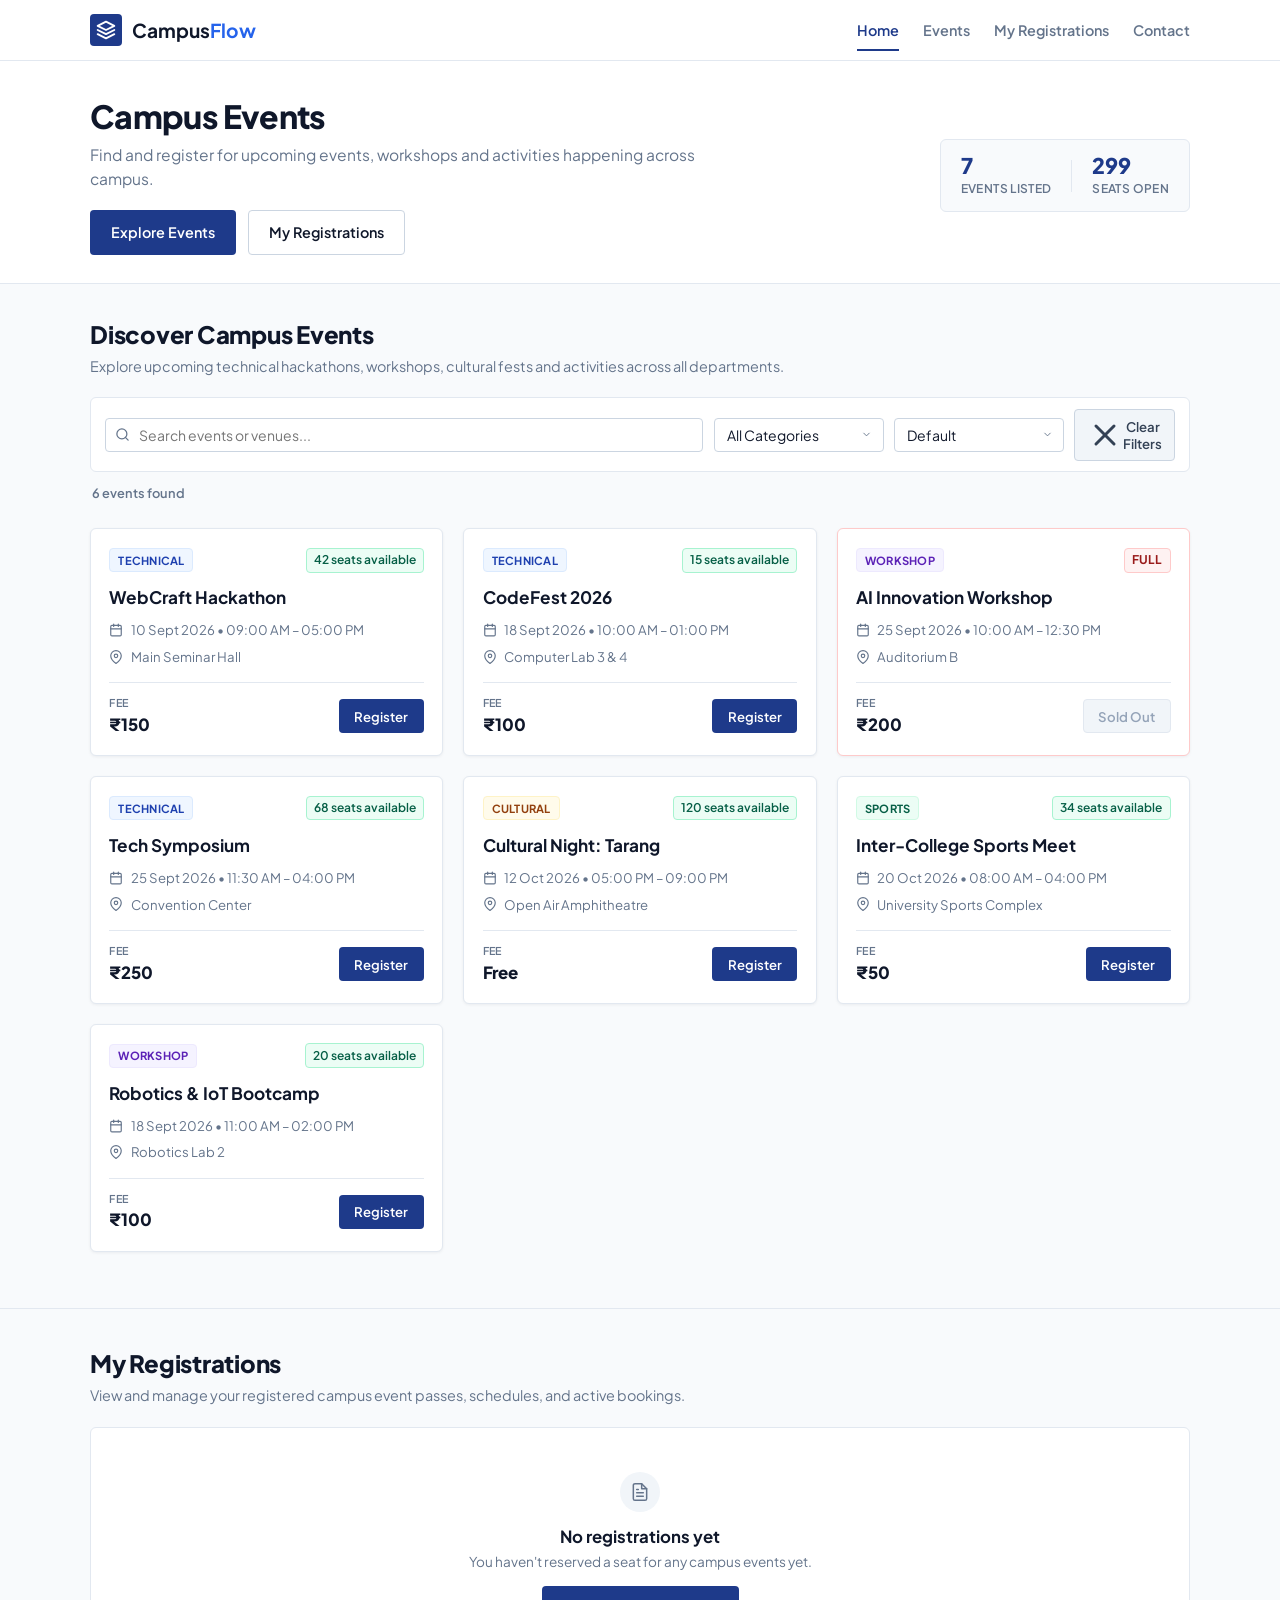
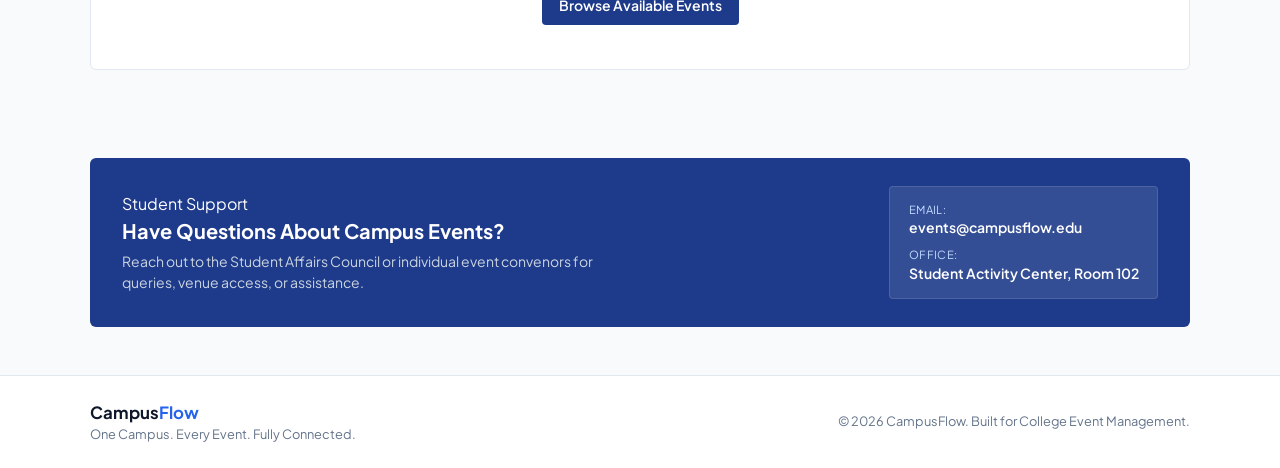
<file: index.html>
<!DOCTYPE html>
<html lang="en">
<head>
    <meta charset="UTF-8">
    <meta name="viewport" content="width=device-width, initial-scale=1.0">
    <title>CampusFlow — College Event Management Portal</title>
    <meta name="description" content="Discover campus events, reserve your seat, and keep track of everything happening on campus.">
    
    <!-- Google Fonts -->
    <link rel="preconnect" href="https://fonts.googleapis.com">
    <link rel="preconnect" href="https://fonts.gstatic.com" crossorigin>
    <link href="https://fonts.googleapis.com/css2?family=Plus+Jakarta+Sans:wght@400;500;600;700;800&display=swap" rel="stylesheet">
    
    <!-- Stylesheet -->
    <link rel="stylesheet" href="css/style.css?v=2">
</head>
<body>

    <!-- Header & Navigation -->
    <header class="site-header">
        <div class="container header-container">
            <a href="#home" class="brand-logo" id="brand-logo">
                <div class="brand-icon">
                    <svg viewBox="0 0 24 24" fill="none" stroke="currentColor" stroke-width="2.2" stroke-linecap="round" stroke-linejoin="round">
                        <polygon points="12 2 2 7 12 12 22 7 12 2"></polygon>
                        <polyline points="2 17 12 22 22 17"></polyline>
                        <polyline points="2 12 12 17 22 12"></polyline>
                    </svg>
                </div>
                <span class="brand-name">Campus<span class="brand-accent">Flow</span></span>
            </a>

            <!-- Mobile Hamburger Toggle -->
            <button class="mobile-menu-toggle" id="mobile-menu-toggle" aria-label="Toggle Navigation Menu" aria-expanded="false">
                <span class="hamburger-line"></span>
                <span class="hamburger-line"></span>
                <span class="hamburger-line"></span>
            </button>

            <!-- Navigation Links -->
            <nav class="site-nav">
                <ul class="nav-links" id="nav-links">
                    <li><a href="#home" class="nav-link active">Home</a></li>
                    <li><a href="#events" class="nav-link">Events</a></li>
                    <li><a href="#my-registrations" class="nav-link">My Registrations</a></li>
                    <li><a href="#contact" class="nav-link">Contact</a></li>
                </ul>
            </nav>
        </div>
    </header>

    <!-- Main Content -->
    <main>
        <!-- Hero Section (Compact & Practical) -->
        <section class="hero-section" id="home">
            <div class="container hero-container">
                <div class="hero-main">
                    <h1 class="hero-title">Campus Events</h1>
                    <p class="hero-subtitle">
                        Find and register for upcoming events, workshops and activities happening across campus.
                    </p>
                    <div class="hero-cta-group">
                        <a href="#events" class="btn btn-hero-primary" id="btn-explore-events">
                            Explore Events
                        </a>
                        <a href="#my-registrations" class="btn btn-hero-secondary" id="btn-my-registrations">
                            My Registrations
                        </a>
                    </div>
                </div>

                <!-- Compact Information Summary (Keeps stats IDs for JS updates) -->
                <div class="hero-meta-summary">
                    <div class="summary-metric">
                        <span class="metric-val" id="stat-total-events">6</span>
                        <span class="metric-lbl">Events Listed</span>
                    </div>
                    <div class="summary-divider"></div>
                    <div class="summary-metric">
                        <span class="metric-val" id="stat-available-seats">279</span>
                        <span class="metric-lbl">Seats Open</span>
                    </div>
                    <span id="stat-total-registrations" style="display: none;">0</span>
                </div>
            </div>
        </section>

        <!-- Event Discovery Section -->
        <section class="events-section" id="events">
            <div class="container">
                <div class="section-header">
                    <h2 class="section-title">Discover Campus Events</h2>
                    <p class="section-subtitle">
                        Explore upcoming technical hackathons, workshops, cultural fests and activities across all departments.
                    </p>
                </div>

                <!-- Event Discovery Controls (Search, Filter, Sort, Clear) -->
                <div class="events-controls-wrapper">
                    <div class="events-controls">
                        <!-- Search Input -->
                        <div class="control-group search-group">
                            <svg class="search-icon" viewBox="0 0 24 24" fill="none" stroke="currentColor" stroke-width="2" stroke-linecap="round" stroke-linejoin="round">
                                <circle cx="11" cy="11" r="8"></circle>
                                <line x1="21" y1="21" x2="16.65" y2="16.65"></line>
                            </svg>
                            <input 
                                type="text" 
                                id="search-input" 
                                class="control-input" 
                                placeholder="Search events or venues..." 
                                aria-label="Search events or venues"
                                autocomplete="off"
                            >
                        </div>

                        <!-- Category Filter -->
                        <div class="control-group filter-group">
                            <select id="category-filter" class="control-select" aria-label="Filter events by category">
                                <option value="all">All Categories</option>
                                <option value="Technical">Technical</option>
                                <option value="Workshop">Workshop</option>
                                <option value="Cultural">Cultural</option>
                                <option value="Sports">Sports</option>
                            </select>
                        </div>

                        <!-- Sort Dropdown -->
                        <div class="control-group sort-group">
                            <select id="sort-select" class="control-select" aria-label="Sort events">
                                <option value="default">Default</option>
                                <option value="date">Date (Earliest)</option>
                                <option value="fee">Fee (Lowest)</option>
                                <option value="seats">Available Seats (Highest)</option>
                            </select>
                        </div>

                        <!-- Clear Filters Button -->
                        <div class="control-group clear-group">
                            <button type="button" id="btn-clear-filters" class="btn btn-clear-filters" aria-label="Clear all filters">
                                <svg class="clear-icon" viewBox="0 0 24 24" fill="none" stroke="currentColor" stroke-width="2" stroke-linecap="round" stroke-linejoin="round">
                                    <line x1="18" y1="6" x2="6" y2="18"></line>
                                    <line x1="6" y1="6" x2="18" y2="18"></line>
                                </svg>
                                Clear Filters
                            </button>
                        </div>
                    </div>

                    <!-- Result Count Feedback -->
                    <div class="events-results-meta">
                        <span id="events-count-badge" class="results-count">6 events found</span>
                    </div>
                </div>

                <!-- Dynamically rendered event cards -->
                <div class="events-grid" id="events-grid">
                    <!-- JavaScript dynamically inserts cards here -->
                </div>
            </div>
        </section>

        <!-- My Registrations Section (Phase 5) -->
        <section class="registrations-section" id="my-registrations">
            <div class="container">
                <div class="section-header">
                    <h2 class="section-title">My Registrations</h2>
                    <p class="section-subtitle">
                        View and manage your registered campus event passes, schedules, and active bookings.
                    </p>
                </div>

                <!-- Registrations Container (Dynamically populated) -->
                <div id="my-registrations-container">
                    <!-- JavaScript dynamically inserts cards or empty state -->
                </div>
            </div>
        </section>

        <!-- Contact Section -->
        <section class="contact-section" id="contact">
            <div class="container">
                <div class="contact-card">
                    <div class="contact-info">
                        <span class="section-tag">Student Support</span>
                        <h3 class="contact-title">Have Questions About Campus Events?</h3>
                        <p class="contact-text">
                            Reach out to the Student Affairs Council or individual event convenors for queries, venue access, or assistance.
                        </p>
                    </div>
                    <div class="contact-details">
                        <div class="contact-item">
                            <span class="contact-label">Email:</span>
                            <span class="contact-value">events@campusflow.edu</span>
                        </div>
                        <div class="contact-item">
                            <span class="contact-label">Office:</span>
                            <span class="contact-value">Student Activity Center, Room 102</span>
                        </div>
                    </div>
                </div>
            </div>
        </section>
    </main>

    <!-- Footer -->
    <footer class="site-footer">
        <div class="container footer-container">
            <div class="footer-brand">
                <span class="brand-name">Campus<span class="brand-accent">Flow</span></span>
                <p class="footer-tagline">One Campus. Every Event. Fully Connected.</p>
            </div>
            <div class="footer-meta">
                <p class="copyright">&copy; 2026 CampusFlow. Built for College Event Management.</p>
            </div>
        </div>
    </footer>

    <!-- Registration Modal (Phase 3) -->
    <div class="modal-backdrop" id="registration-modal" role="dialog" aria-modal="true" aria-labelledby="modal-heading" aria-hidden="true">
        <div class="modal-dialog">
            <div class="modal-header">
                <div class="modal-title-wrap">
                    <span class="section-tag">Event Registration</span>
                    <h2 class="modal-title" id="modal-heading">Reserve Your Seat</h2>
                </div>
                <button type="button" class="modal-close-btn" id="modal-close-btn" aria-label="Close modal">
                    <svg viewBox="0 0 24 24" fill="none" stroke="currentColor" stroke-width="2" stroke-linecap="round" stroke-linejoin="round">
                        <line x1="18" y1="6" x2="6" y2="18"></line>
                        <line x1="6" y1="6" x2="18" y2="18"></line>
                    </svg>
                </button>
            </div>

            <div class="modal-body">
                <!-- Selected Event Summary Box -->
                <div class="modal-event-summary">
                    <div class="modal-event-top">
                        <span class="category-badge" id="modal-event-category">Category</span>
                        <span class="seat-badge seat-badge--available" id="modal-event-seats">Seats</span>
                    </div>
                    <h3 class="modal-event-name" id="modal-event-name">Event Name</h3>
                    <div class="modal-event-meta">
                        <div class="modal-meta-item">
                            <svg class="meta-icon" viewBox="0 0 24 24" fill="none" stroke="currentColor" stroke-width="2" stroke-linecap="round" stroke-linejoin="round">
                                <rect x="3" y="4" width="18" height="18" rx="2" ry="2"></rect>
                                <line x1="16" y1="2" x2="16" y2="6"></line>
                                <line x1="8" y1="2" x2="8" y2="6"></line>
                                <line x1="3" y1="10" x2="21" y2="10"></line>
                            </svg>
                            <span id="modal-event-date">Date</span>
                        </div>
                        <div class="modal-meta-item">
                            <svg class="meta-icon" viewBox="0 0 24 24" fill="none" stroke="currentColor" stroke-width="2" stroke-linecap="round" stroke-linejoin="round">
                                <path d="M21 10c0 7-9 13-9 13s-9-6-9-13a9 9 0 0 1 18 0z"></path>
                                <circle cx="12" cy="10" r="3"></circle>
                            </svg>
                            <span id="modal-event-venue">Venue</span>
                        </div>
                        <div class="modal-meta-item">
                            <span class="meta-fee-label">Fee:</span>
                            <strong id="modal-event-fee">₹0</strong>
                        </div>
                    </div>
                </div>

                <!-- Form View -->
                <div id="registration-form-view">
                    <div class="form-general-alert" id="form-general-alert" role="alert" style="display: none;"></div>

                    <form id="registration-form" novalidate>
                        <input type="hidden" id="reg-event-id" name="eventId" value="">

                        <!-- Student Name -->
                        <div class="form-group">
                            <label for="reg-student-name" class="form-label">
                                Student Name <span class="required-indicator">*</span>
                            </label>
                            <input 
                                type="text" 
                                id="reg-student-name" 
                                class="form-input" 
                                placeholder="e.g. Alex Johnson" 
                                autocomplete="name"
                                required
                            >
                            <div class="field-error" id="error-student-name" role="alert"></div>
                        </div>

                        <!-- Register Number -->
                        <div class="form-group">
                            <label for="reg-register-number" class="form-label">
                                Register Number <span class="required-indicator">*</span>
                            </label>
                            <input 
                                type="text" 
                                id="reg-register-number" 
                                class="form-input" 
                                placeholder="e.g. 23CSE001" 
                                autocomplete="off"
                                required
                            >
                            <div class="field-error" id="error-register-number" role="alert"></div>
                        </div>

                        <!-- Email -->
                        <div class="form-group">
                            <label for="reg-email" class="form-label">
                                Email Address <span class="required-indicator">*</span>
                            </label>
                            <input 
                                type="email" 
                                id="reg-email" 
                                class="form-input" 
                                placeholder="student@example.com" 
                                autocomplete="email"
                                required
                            >
                            <div class="field-error" id="error-email" role="alert"></div>
                        </div>

                        <!-- Phone Number -->
                        <div class="form-group">
                            <label for="reg-phone" class="form-label">
                                Phone Number <span class="required-indicator">*</span>
                            </label>
                            <input 
                                type="tel" 
                                id="reg-phone" 
                                class="form-input" 
                                placeholder="10-digit mobile number" 
                                maxlength="10" 
                                autocomplete="tel"
                                required
                            >
                            <div class="field-error" id="error-phone" role="alert"></div>
                        </div>

                        <!-- Form Action Buttons -->
                        <div class="modal-form-actions">
                            <button type="submit" class="btn btn-primary btn-modal-submit" id="btn-submit-registration">
                                Register Now
                            </button>
                            <button type="button" class="btn btn-secondary btn-modal-cancel" id="modal-cancel-btn">
                                Cancel
                            </button>
                        </div>
                    </form>
                </div>

                <!-- Success View -->
                <div id="registration-success-view" class="registration-success-view" style="display: none;">
                    <div class="success-icon-wrap">
                        <svg viewBox="0 0 24 24" fill="none" stroke="currentColor" stroke-width="2.5" stroke-linecap="round" stroke-linejoin="round">
                            <polyline points="20 6 9 17 4 12"></polyline>
                        </svg>
                    </div>

                    <h3 class="success-heading">Registration Successful!</h3>
                    <p class="success-message">You have successfully reserved your seat for this event.</p>

                    <div class="success-pass-card">
                        <div class="pass-header">
                            <span class="pass-label">Registration ID</span>
                            <span class="pass-id" id="success-registration-id">REG001</span>
                        </div>
                        <div class="pass-details">
                            <div class="pass-item">
                                <span class="pass-item-label">Student Name</span>
                                <span class="pass-item-val" id="success-student-name">Alex Johnson</span>
                            </div>
                            <div class="pass-item">
                                <span class="pass-item-label">Register Number</span>
                                <span class="pass-item-val" id="success-register-number">23CSE001</span>
                            </div>
                            <div class="pass-item">
                                <span class="pass-item-label">Event</span>
                                <span class="pass-item-val" id="success-event-name">WebCraft Hackathon</span>
                            </div>
                            <div class="pass-item">
                                <span class="pass-item-label">Status</span>
                                <span class="status-badge status-badge-success">Registered</span>
                            </div>
                        </div>
                    </div>

                    <div class="modal-form-actions">
                        <button type="button" class="btn btn-primary btn-modal-done" id="modal-done-btn">
                            Done
                        </button>
                    </div>
                </div>
            </div>
        </div>
    </div>

    <!-- Scripts (Loaded in dependency order) -->
    <script src="js/data.js"></script>
    <script src="js/storage.js"></script>
    <script src="js/events.js"></script>
    <script src="js/registration.js"></script>
    <script src="js/app.js"></script>
</body>
</html>
</file>
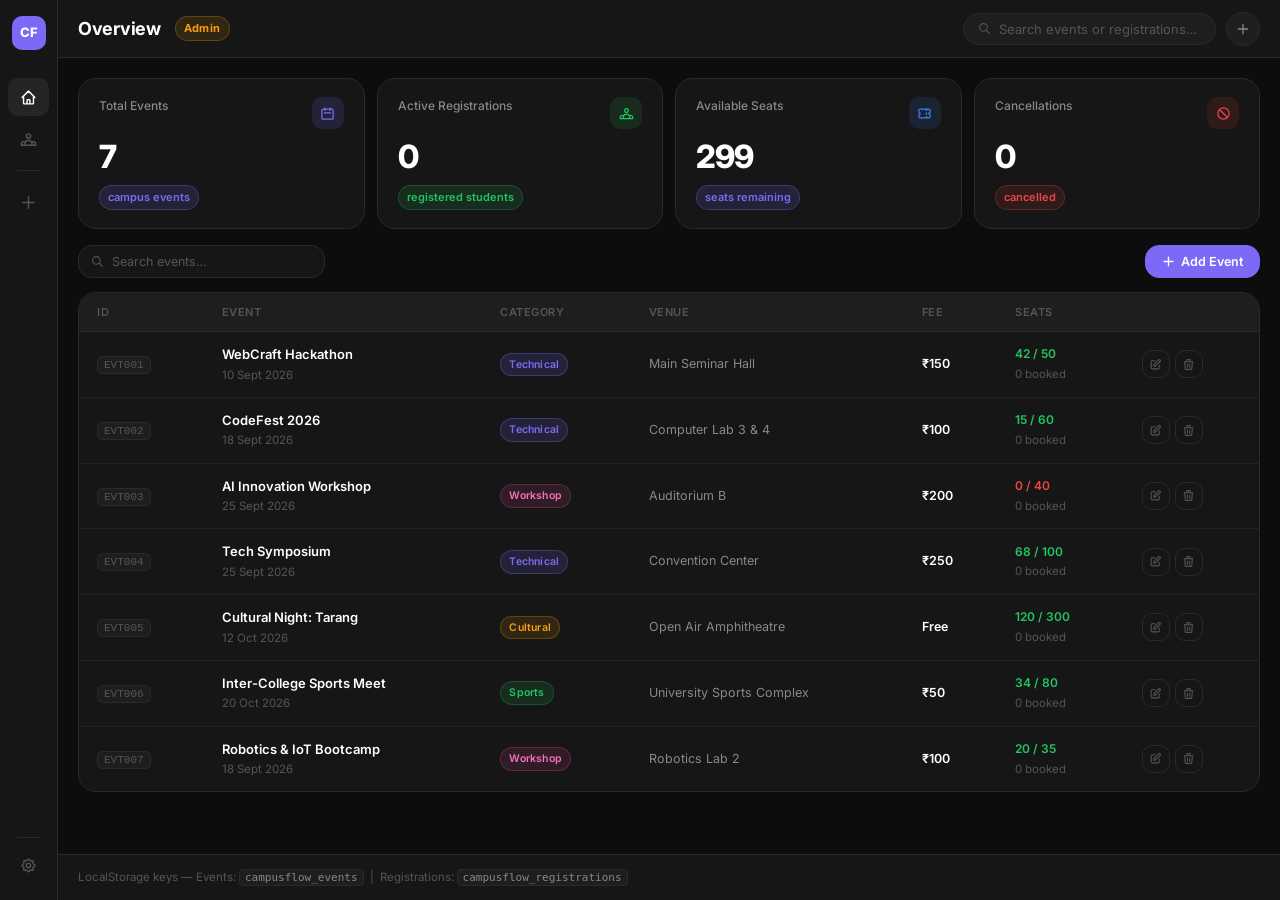
<file: admin.html>
<!DOCTYPE html>
<html lang="en">
<head>
    <meta charset="UTF-8">
    <meta name="viewport" content="width=device-width, initial-scale=1.0">
    <title>CampusFlow Admin</title>
    <meta name="description" content="CampusFlow Admin — Manage campus events and student registrations.">
    <link rel="stylesheet" href="css/admin.css">
</head>
<body>

    <!-- ── LEFT SIDEBAR ──────────────────────────────── -->
    <aside class="sidebar">
        <div class="sidebar-logo">CF</div>

        <nav class="sidebar-nav">
            <button class="sidebar-btn active" title="Dashboard" onclick="switchAdminTab('dashboard')">
                <svg width="17" height="17" fill="none" stroke="currentColor" viewBox="0 0 24 24" stroke-width="2">
                    <path stroke-linecap="round" stroke-linejoin="round" d="M3 12l2-2m0 0l7-7 7 7M5 10v10a1 1 0 001 1h3m10-11l2 2m-2-2v10a1 1 0 01-1 1h-3m-6 0a1 1 0 001-1v-4a1 1 0 011-1h2a1 1 0 011 1v4a1 1 0 001 1m-6 0h6"/>
                </svg>
            </button>

            <button class="sidebar-btn" title="Registrations" onclick="switchAdminTab('registrations')">
                <svg width="17" height="17" fill="none" stroke="currentColor" viewBox="0 0 24 24" stroke-width="2">
                    <path stroke-linecap="round" stroke-linejoin="round" d="M17 20h5v-2a3 3 0 00-5.356-1.857M17 20H7m10 0v-2c0-.656-.126-1.283-.356-1.857M7 20H2v-2a3 3 0 015.356-1.857M7 20v-2c0-.656.126-1.283.356-1.857m0 0a5.002 5.002 0 019.288 0M15 7a3 3 0 11-6 0 3 3 0 016 0z"/>
                </svg>
            </button>

            <div class="sidebar-divider"></div>

            <button class="sidebar-btn" title="Add Event" onclick="openAddEventModal()">
                <svg width="17" height="17" fill="none" stroke="currentColor" viewBox="0 0 24 24" stroke-width="2">
                    <path stroke-linecap="round" stroke-linejoin="round" d="M12 4v16m8-8H4"/>
                </svg>
            </button>
        </nav>

        <div class="sidebar-bottom">
            <div class="sidebar-divider" style="margin-bottom: 8px;"></div>
            <button class="sidebar-btn" title="Settings" style="margin: 0 auto;">
                <svg width="17" height="17" fill="none" stroke="currentColor" viewBox="0 0 24 24" stroke-width="2">
                    <path stroke-linecap="round" stroke-linejoin="round" d="M10.325 4.317c.426-1.756 2.924-1.756 3.35 0a1.724 1.724 0 002.573 1.066c1.543-.94 3.31.826 2.37 2.37a1.724 1.724 0 001.065 2.572c1.756.426 1.756 2.924 0 3.35a1.724 1.724 0 00-1.066 2.573c.94 1.543-.826 3.31-2.37 2.37a1.724 1.724 0 00-2.572 1.065c-.426 1.756-2.924 1.756-3.35 0a1.724 1.724 0 00-2.573-1.066c-1.543.94-3.31-.826-2.37-2.37a1.724 1.724 0 00-1.065-2.572c-1.756-.426-1.756-2.924 0-3.35a1.724 1.724 0 001.066-2.573c-.94-1.543.826-3.31 2.37-2.37.996.608 2.296.07 2.572-1.065z"/>
                    <path stroke-linecap="round" stroke-linejoin="round" d="M15 12a3 3 0 11-6 0 3 3 0 016 0z"/>
                </svg>
            </button>
        </div>
    </aside>

    <!-- ── MAIN WRAPPER ───────────────────────────────── -->
    <div class="admin-wrapper">

        <!-- TOPBAR -->
        <header class="topbar">
            <div class="topbar-left">
                <h1 class="topbar-title" id="topbarTitle">Overview</h1>
                <span class="admin-badge">Admin</span>
            </div>

            <div class="topbar-right">
                <div class="search-pill">
                    <svg width="13" height="13" fill="none" stroke="currentColor" viewBox="0 0 24 24" stroke-width="2">
                        <path stroke-linecap="round" stroke-linejoin="round" d="M21 21l-6-6m2-5a7 7 0 11-14 0 7 7 0 0114 0z"/>
                    </svg>
                    <input type="text" id="globalSearch" placeholder="Search events or registrations…">
                </div>

                <button class="icon-btn" title="Add event" onclick="openAddEventModal()">
                    <svg width="14" height="14" fill="none" stroke="currentColor" viewBox="0 0 24 24" stroke-width="2.2">
                        <path stroke-linecap="round" stroke-linejoin="round" d="M12 4v16m8-8H4"/>
                    </svg>
                </button>
            </div>
        </header>

        <!-- MAIN CONTENT -->
        <main class="admin-content">

            <!-- ─── TAB: DASHBOARD ───────────────────── -->
            <section id="tabPanel-dashboard" class="tab-panel active">

                <!-- Bento stat cards -->
                <div class="bento-grid">
                    <div class="bento-card">
                        <div style="display:flex; justify-content:space-between; align-items:flex-start;">
                            <span class="bento-card-label">Total Events</span>
                            <div class="bento-icon events">
                                <svg width="15" height="15" fill="none" stroke="currentColor" viewBox="0 0 24 24" stroke-width="2">
                                    <path stroke-linecap="round" stroke-linejoin="round" d="M8 7V3m8 4V3m-9 8h10M5 21h14a2 2 0 002-2V7a2 2 0 00-2-2H5a2 2 0 00-2 2v12a2 2 0 002 2z"/>
                                </svg>
                            </div>
                        </div>
                        <div class="bento-card-value" id="statTotalEvents">0</div>
                        <div class="bento-card-footer">
                            <span class="bento-pill purple" id="statEventsLabel">campus events</span>
                        </div>
                    </div>

                    <div class="bento-card">
                        <div style="display:flex; justify-content:space-between; align-items:flex-start;">
                            <span class="bento-card-label">Active Registrations</span>
                            <div class="bento-icon registrations">
                                <svg width="15" height="15" fill="none" stroke="currentColor" viewBox="0 0 24 24" stroke-width="2">
                                    <path stroke-linecap="round" stroke-linejoin="round" d="M17 20h5v-2a3 3 0 00-5.356-1.857M17 20H7m10 0v-2c0-.656-.126-1.283-.356-1.857M7 20H2v-2a3 3 0 015.356-1.857M7 20v-2c0-.656.126-1.283.356-1.857m0 0a5.002 5.002 0 019.288 0M15 7a3 3 0 11-6 0 3 3 0 016 0z"/>
                                </svg>
                            </div>
                        </div>
                        <div class="bento-card-value" id="statTotalRegistrations">0</div>
                        <div class="bento-card-footer">
                            <span class="bento-pill green">registered students</span>
                        </div>
                    </div>

                    <div class="bento-card">
                        <div style="display:flex; justify-content:space-between; align-items:flex-start;">
                            <span class="bento-card-label">Available Seats</span>
                            <div class="bento-icon seats">
                                <svg width="15" height="15" fill="none" stroke="currentColor" viewBox="0 0 24 24" stroke-width="2">
                                    <path stroke-linecap="round" stroke-linejoin="round" d="M15 5v2m0 4v2m0 4v2M5 5a2 2 0 00-2 2v3a2 2 0 110 4v3a2 2 0 002 2h14a2 2 0 002-2v-3a2 2 0 110-4V7a2 2 0 00-2-2H5z"/>
                                </svg>
                            </div>
                        </div>
                        <div class="bento-card-value" id="statAvailableSeats">0</div>
                        <div class="bento-card-footer">
                            <span class="bento-pill purple">seats remaining</span>
                        </div>
                    </div>

                    <div class="bento-card">
                        <div style="display:flex; justify-content:space-between; align-items:flex-start;">
                            <span class="bento-card-label">Cancellations</span>
                            <div class="bento-icon cancelled">
                                <svg width="15" height="15" fill="none" stroke="currentColor" viewBox="0 0 24 24" stroke-width="2">
                                    <path stroke-linecap="round" stroke-linejoin="round" d="M18.364 18.364A9 9 0 005.636 5.636m12.728 12.728A9 9 0 015.636 5.636m12.728 12.728L5.636 5.636"/>
                                </svg>
                            </div>
                        </div>
                        <div class="bento-card-value" id="statCancelledRegistrations">0</div>
                        <div class="bento-card-footer">
                            <span class="bento-pill red" id="statCancelledLabel">cancelled</span>
                        </div>
                    </div>
                </div>

                <!-- Events toolbar -->
                <div class="content-toolbar">
                    <div class="search-bar">
                        <svg width="13" height="13" fill="none" stroke="currentColor" viewBox="0 0 24 24" stroke-width="2">
                            <path stroke-linecap="round" stroke-linejoin="round" d="M21 21l-6-6m2-5a7 7 0 11-14 0 7 7 0 0114 0z"/>
                        </svg>
                        <input type="text" id="adminEventSearch" placeholder="Search events…">
                    </div>
                    <div class="toolbar-right">
                        <button class="btn btn-primary" onclick="openAddEventModal()">
                            <svg width="13" height="13" fill="none" stroke="currentColor" viewBox="0 0 24 24" stroke-width="2.5">
                                <path stroke-linecap="round" stroke-linejoin="round" d="M12 4v16m8-8H4"/>
                            </svg>
                            Add Event
                        </button>
                    </div>
                </div>

                <!-- Events data table -->
                <div class="data-card">
                    <table class="data-table">
                        <thead>
                            <tr>
                                <th>ID</th>
                                <th>Event</th>
                                <th>Category</th>
                                <th>Venue</th>
                                <th>Fee</th>
                                <th>Seats</th>
                                <th></th>
                            </tr>
                        </thead>
                        <tbody id="adminEventsTableBody"></tbody>
                    </table>
                </div>

            </section>

            <!-- ─── TAB: REGISTRATIONS ───────────────── -->
            <section id="tabPanel-registrations" class="tab-panel">

                <div class="content-toolbar">
                    <div class="search-bar">
                        <svg width="13" height="13" fill="none" stroke="currentColor" viewBox="0 0 24 24" stroke-width="2">
                            <path stroke-linecap="round" stroke-linejoin="round" d="M21 21l-6-6m2-5a7 7 0 11-14 0 7 7 0 0114 0z"/>
                        </svg>
                        <input type="text" id="adminRegSearch" placeholder="Name, roll no, email…">
                    </div>
                    <div class="toolbar-right">
                        <select class="select-pill" id="adminRegEventFilter">
                            <option value="All">All events</option>
                        </select>
                        <select class="select-pill" id="adminRegStatusFilter">
                            <option value="All">All statuses</option>
                            <option value="Registered">Registered</option>
                            <option value="Cancelled">Cancelled</option>
                        </select>
                    </div>
                </div>

                <div class="data-card">
                    <table class="data-table">
                        <thead>
                            <tr>
                                <th>Reg ID</th>
                                <th>Student</th>
                                <th>Roll No.</th>
                                <th>Event</th>
                                <th>Date</th>
                                <th>Status</th>
                                <th></th>
                            </tr>
                        </thead>
                        <tbody id="adminRegistrationsTableBody"></tbody>
                    </table>
                </div>

            </section>

        </main>

        <footer>
            LocalStorage keys — Events: <code>campusflow_events</code> &nbsp;|&nbsp; Registrations: <code>campusflow_registrations</code>
        </footer>

    </div><!-- end .admin-wrapper -->

    <!-- ── MODAL: ADD / EDIT EVENT ────────────────────── -->
    <div class="modal-backdrop" id="eventModal">
        <div class="modal-box">
            <div class="modal-header">
                <h3 class="modal-title" id="eventModalTitle">Add Event</h3>
                <button class="close-btn" onclick="closeEventModal()">&times;</button>
            </div>
            <form id="eventForm">
                <div class="form-group">
                    <label for="eventName">Event Name</label>
                    <input type="text" id="eventName" class="form-control" placeholder="e.g. WebCraft Hackathon" required>
                </div>
                <div class="form-row">
                    <div class="form-group">
                        <label for="eventCategory">Category</label>
                        <select id="eventCategory" class="form-control" required>
                            <option value="">Select…</option>
                            <option value="Technical">Technical</option>
                            <option value="Workshop">Workshop</option>
                            <option value="Conference">Conference</option>
                            <option value="Cultural">Cultural</option>
                            <option value="Sports">Sports</option>
                        </select>
                    </div>
                    <div class="form-group">
                        <label for="eventDate">Date</label>
                        <input type="date" id="eventDate" class="form-control" required>
                    </div>
                </div>
                <div class="form-group">
                    <label for="eventVenue">Venue</label>
                    <input type="text" id="eventVenue" class="form-control" placeholder="e.g. Seminar Hall A" required>
                </div>
                <div class="form-row">
                    <div class="form-group">
                        <label for="eventFee">Registration Fee (₹)</label>
                        <input type="number" id="eventFee" class="form-control" min="0" placeholder="0 = Free" required>
                    </div>
                    <div class="form-group">
                        <label for="eventSeats">Total Seats</label>
                        <input type="number" id="eventSeats" class="form-control" min="1" placeholder="50" required>
                    </div>
                </div>
                <div class="form-group">
                    <label for="eventDescription">Description</label>
                    <textarea id="eventDescription" class="form-control" placeholder="Brief summary of the event…"></textarea>
                </div>
                <div class="form-actions">
                    <button type="button" class="btn btn-secondary" onclick="closeEventModal()">Cancel</button>
                    <button type="submit" class="btn btn-primary">Save Event</button>
                </div>
            </form>
        </div>
    </div>

    <!-- ── MODAL: DELETE CONFIRM ──────────────────────── -->
    <div class="modal-backdrop" id="deleteModal">
        <div class="modal-box" style="max-width: 400px;">
            <div class="modal-header">
                <h3 class="modal-title">Delete Event</h3>
                <button class="close-btn" onclick="closeDeleteModal()">&times;</button>
            </div>
            <p style="color: var(--text-2); font-size: 13px; line-height: 1.6;">
                Permanently delete <strong id="deleteEventName" style="color: var(--text);">this event</strong>?<br>
                This action cannot be undone.
            </p>
            <div class="delete-warning-box" id="deleteWarningContainer" style="display: none;"></div>
            <div class="form-actions">
                <button type="button" class="btn btn-secondary" onclick="closeDeleteModal()">Cancel</button>
                <button type="button" class="btn btn-danger" onclick="confirmDeleteEvent()">Delete Event</button>
            </div>
        </div>
    </div>

    <!-- JS Load Order: data → storage → utils → validation → admin logic → app init -->
    <script src="js/data.js"></script>
    <script src="js/storage.js"></script>
    <script src="js/utils.js"></script>
    <script src="js/validation.js"></script>
    <script src="js/admin.js"></script>
    <script src="js/app.js"></script>

</body>
</html>
</file>
<file: css/style.css>
/* ==========================================================================
   CampusFlow — College Event Management Portal Stylesheet
   Theme: Practical Student-Built College Web Portal
   ========================================================================== */

/* --------------------------------------------------------------------------
   1. Design Tokens & Variables
   -------------------------------------------------------------------------- */
:root {
    /* Institutional Navy & Slate Palette */
    --color-primary-dark: #0f172a;       /* Deep slate heading */
    --color-primary: #1e3a8a;            /* Classic collegiate navy blue */
    --color-primary-hover: #172554;      /* Dark navy hover */
    --color-primary-light: #2563eb;      /* Action blue */
    --color-primary-subtle: #f0f7ff;     /* Light blue tint */
    --color-primary-border: #bfdbfe;     /* Light blue border */

    /* Category Tag Colors */
    --cat-tech-text: #1e40af;
    --cat-tech-bg: #eff6ff;
    --cat-tech-border: #dbeafe;

    --cat-workshop-text: #5b21b6;
    --cat-workshop-bg: #f5f3ff;
    --cat-workshop-border: #ede9fe;

    --cat-cultural-text: #92400e;
    --cat-cultural-bg: #fffbeb;
    --cat-cultural-border: #fef3c7;

    --cat-sports-text: #065f46;
    --cat-sports-bg: #ecfdf5;
    --cat-sports-border: #d1fae5;

    /* Status Indicators */
    --status-available-text: #065f46;
    --status-available-bg: #ecfdf5;
    --status-available-border: #a7f3d0;

    --status-full-text: #991b1b;
    --status-full-bg: #fef2f2;
    --status-full-border: #fecaca;

    /* Surfaces & Neutrals */
    --color-bg-page: #f8fafc;
    --color-bg-surface: #ffffff;
    --color-bg-muted: #f1f5f9;
    --color-text-main: #0f172a;
    --color-text-body: #334155;
    --color-text-muted: #64748b;
    --color-border: #e2e8f0;
    --color-border-input: #cbd5e1;
    --color-border-focus: #1e3a8a;

    /* Typography */
    --font-sans: 'Plus Jakarta Sans', -apple-system, BlinkMacSystemFont, 'Segoe UI', Roboto, Helvetica, Arial, sans-serif;
    
    /* Layout & Sizing */
    --container-max-width: 1140px;
    --radius-sm: 4px;
    --radius-md: 6px;
    --radius-lg: 8px;

    /* Subtle, Practical Shadows */
    --shadow-sm: 0 1px 2px 0 rgba(15, 23, 42, 0.05);
    --shadow-card: 0 1px 3px 0 rgba(15, 23, 42, 0.06);
    --shadow-hover: 0 3px 6px -1px rgba(15, 23, 42, 0.08);

    /* Transitions */
    --transition-fast: 0.15s ease;
}

/* --------------------------------------------------------------------------
   2. Reset & Base Styles
   -------------------------------------------------------------------------- */
*, *::before, *::after {
    box-sizing: border-box;
    margin: 0;
    padding: 0;
}

html {
    scroll-behavior: smooth;
    font-size: 16px;
}

body {
    font-family: var(--font-sans);
    background-color: var(--color-bg-page);
    color: var(--color-text-body);
    line-height: 1.5;
    -webkit-font-smoothing: antialiased;
    -moz-osx-font-smoothing: grayscale;
    overflow-x: hidden;
}

img, svg {
    display: block;
    max-width: 100%;
}

a {
    color: inherit;
    text-decoration: none;
}

ul {
    list-style: none;
}

button, input, select {
    font-family: inherit;
}

button {
    cursor: pointer;
    border: none;
    background: none;
}

.container {
    width: 100%;
    max-width: var(--container-max-width);
    margin-left: auto;
    margin-right: auto;
    padding-left: 1.25rem;
    padding-right: 1.25rem;
}

/* --------------------------------------------------------------------------
   3. Header & Navigation
   -------------------------------------------------------------------------- */
.site-header {
    position: sticky;
    top: 0;
    z-index: 100;
    background-color: #ffffff;
    border-bottom: 1px solid var(--color-border);
}

.header-container {
    display: flex;
    align-items: center;
    justify-content: space-between;
    height: 60px;
}

.brand-logo {
    display: flex;
    align-items: center;
    gap: 0.6rem;
    font-weight: 700;
    font-size: 1.2rem;
    color: var(--color-primary-dark);
}

.brand-icon {
    width: 32px;
    height: 32px;
    border-radius: var(--radius-sm);
    background-color: var(--color-primary);
    color: #ffffff;
    display: flex;
    align-items: center;
    justify-content: center;
    padding: 6px;
}

.brand-accent {
    color: var(--color-primary-light);
}

.nav-links {
    display: flex;
    align-items: center;
    gap: 1.5rem;
}

.nav-link {
    font-size: 0.9rem;
    font-weight: 600;
    color: var(--color-text-muted);
    transition: color var(--transition-fast);
    padding: 0.35rem 0;
    position: relative;
}

.nav-link:hover,
.nav-link.active {
    color: var(--color-primary);
}

.nav-link.active::after {
    content: '';
    position: absolute;
    bottom: -6px;
    left: 0;
    width: 100%;
    height: 2px;
    background-color: var(--color-primary);
}

.mobile-menu-toggle {
    display: none;
    flex-direction: column;
    justify-content: space-around;
    width: 28px;
    height: 28px;
    padding: 3px;
    background: transparent;
    border: none;
    cursor: pointer;
}

.hamburger-line {
    width: 100%;
    height: 2px;
    background-color: var(--color-primary-dark);
    border-radius: 1px;
}

/* --------------------------------------------------------------------------
   4. Buttons
   -------------------------------------------------------------------------- */
.btn {
    display: inline-flex;
    align-items: center;
    justify-content: center;
    font-weight: 600;
    font-size: 0.875rem;
    padding: 0.5rem 1rem;
    border-radius: var(--radius-sm);
    transition: background-color var(--transition-fast), border-color var(--transition-fast), color var(--transition-fast);
    text-align: center;
    border: 1px solid transparent;
}

.btn-primary {
    background-color: var(--color-primary);
    color: #ffffff;
}

.btn-primary:hover:not(:disabled) {
    background-color: var(--color-primary-hover);
}

.btn-secondary {
    background-color: #ffffff;
    color: var(--color-text-main);
    border-color: var(--color-border-input);
}

.btn-secondary:hover {
    background-color: var(--color-bg-muted);
    color: var(--color-primary-dark);
}

.btn-hero-primary {
    background-color: var(--color-primary);
    color: #ffffff;
    padding: 0.65rem 1.25rem;
    font-size: 0.9rem;
    font-weight: 600;
}

.btn-hero-primary:hover {
    background-color: var(--color-primary-hover);
}

.btn-hero-secondary {
    background-color: #ffffff;
    color: var(--color-primary-dark);
    border-color: var(--color-border-input);
    padding: 0.65rem 1.25rem;
    font-size: 0.9rem;
    font-weight: 600;
}

.btn-hero-secondary:hover {
    background-color: var(--color-bg-muted);
}

.btn-disabled {
    background-color: #f1f5f9;
    color: #94a3b8;
    border-color: #e2e8f0;
    cursor: not-allowed;
}

/* --------------------------------------------------------------------------
   5. Hero Section (Compact & Left-Aligned)
   -------------------------------------------------------------------------- */
.hero-section {
    background-color: #ffffff;
    padding: 2.25rem 0 1.75rem;
    border-bottom: 1px solid var(--color-border);
}

.hero-container {
    display: flex;
    align-items: center;
    justify-content: space-between;
    gap: 2rem;
}

.hero-main {
    max-width: 620px;
}

.hero-title {
    font-size: 2rem;
    font-weight: 800;
    color: var(--color-primary-dark);
    line-height: 1.2;
    letter-spacing: -0.02em;
    margin-bottom: 0.5rem;
}

.hero-subtitle {
    font-size: 0.975rem;
    color: var(--color-text-muted);
    line-height: 1.5;
    margin-bottom: 1.25rem;
}

.hero-cta-group {
    display: flex;
    align-items: center;
    gap: 0.75rem;
    flex-wrap: wrap;
}

/* Compact Meta Summary Strip */
.hero-meta-summary {
    display: flex;
    align-items: center;
    gap: 1.25rem;
    background-color: var(--color-bg-page);
    border: 1px solid var(--color-border);
    border-radius: var(--radius-md);
    padding: 0.85rem 1.25rem;
    flex-shrink: 0;
}

.summary-metric {
    display: flex;
    flex-direction: column;
}

.metric-val {
    font-size: 1.35rem;
    font-weight: 800;
    color: var(--color-primary);
    line-height: 1.1;
}

.metric-lbl {
    font-size: 0.75rem;
    font-weight: 600;
    color: var(--color-text-muted);
    text-transform: uppercase;
    letter-spacing: 0.03em;
    margin-top: 0.15rem;
}

.summary-divider {
    width: 1px;
    height: 32px;
    background-color: var(--color-border);
}

/* --------------------------------------------------------------------------
   6. Event Discovery Section
   -------------------------------------------------------------------------- */
.events-section {
    padding: 2rem 0 3.5rem;
}

.section-header {
    text-align: left;
    margin-bottom: 1.25rem;
}

.section-title {
    font-size: 1.5rem;
    font-weight: 800;
    color: var(--color-primary-dark);
    letter-spacing: -0.01em;
    margin-bottom: 0.25rem;
}

.section-subtitle {
    font-size: 0.9rem;
    color: var(--color-text-muted);
}

/* Event Discovery Controls Toolbar */
.events-controls-wrapper {
    margin-bottom: 1.5rem;
}

.events-controls {
    display: flex;
    align-items: center;
    gap: 0.65rem;
    flex-wrap: wrap;
    background-color: #ffffff;
    padding: 0.65rem 0.85rem;
    border-radius: var(--radius-md);
    border: 1px solid var(--color-border);
}

.control-group {
    position: relative;
    display: flex;
    align-items: center;
}

.search-group {
    flex: 1 1 240px;
}

.filter-group,
.sort-group {
    flex: 0 1 170px;
}

.clear-group {
    flex: 0 0 auto;
}

.control-input,
.control-select {
    width: 100%;
    font-size: 0.875rem;
    color: var(--color-text-main);
    background-color: #ffffff;
    border: 1px solid var(--color-border-input);
    border-radius: var(--radius-sm);
    padding: 0.45rem 0.75rem;
    outline: none;
    transition: border-color var(--transition-fast);
}

.search-group .control-input {
    padding-left: 2.1rem;
}

.search-icon {
    position: absolute;
    left: 0.65rem;
    width: 15px;
    height: 15px;
    color: var(--color-text-muted);
    pointer-events: none;
}

.control-select {
    cursor: pointer;
    appearance: none;
    background-image: url("data:image/svg+xml,%3Csvg xmlns='http://www.w3.org/2000/svg' width='14' height='14' viewBox='0 0 24 24' fill='none' stroke='%2364748b' stroke-width='2' stroke-linecap='round' stroke-linejoin='round'%3E%3Cpolyline points='6 9 12 15 18 9'%3E%3C/polyline%3E%3C/svg%3E");
    background-repeat: no-repeat;
    background-position: right 0.65rem center;
    background-size: 11px;
    padding-right: 1.85rem;
}

.control-input:focus,
.control-select:focus {
    border-color: var(--color-border-focus);
}

.btn-clear-filters {
    background-color: var(--color-bg-muted);
    color: var(--color-text-body);
    border: 1px solid var(--color-border-input);
    border-radius: var(--radius-sm);
    font-size: 0.825rem;
    font-weight: 600;
    padding: 0.45rem 0.75rem;
}

.btn-clear-filters:hover {
    background-color: #fee2e2;
    color: #991b1b;
    border-color: #fca5a5;
}

.events-results-meta {
    margin-top: 0.5rem;
    padding: 0 0.15rem;
}

.results-count {
    font-size: 0.8rem;
    font-weight: 600;
    color: var(--color-text-muted);
}

.events-grid {
    display: grid;
    grid-template-columns: repeat(auto-fill, minmax(320px, 1fr));
    gap: 1.25rem;
}

/* --------------------------------------------------------------------------
   7. Event Card (Practical & Scan-friendly)
   -------------------------------------------------------------------------- */
.event-card {
    background-color: #ffffff;
    border: 1px solid var(--color-border);
    border-radius: var(--radius-md);
    padding: 1.15rem;
    display: flex;
    flex-direction: column;
    justify-content: space-between;
    box-shadow: var(--shadow-card);
    transition: border-color var(--transition-fast), box-shadow var(--transition-fast);
}

.event-card:hover {
    border-color: var(--color-border-input);
    box-shadow: var(--shadow-hover);
}

.event-card--full {
    border-color: var(--status-full-border);
}

.event-card-header {
    display: flex;
    align-items: center;
    justify-content: space-between;
    gap: 0.5rem;
    margin-bottom: 0.85rem;
}

/* Category Badges */
.category-badge {
    display: inline-block;
    font-size: 0.7rem;
    font-weight: 700;
    padding: 0.15rem 0.5rem;
    border-radius: var(--radius-sm);
    text-transform: uppercase;
    letter-spacing: 0.02em;
    border: 1px solid transparent;
}

.category-technical {
    background-color: var(--cat-tech-bg);
    color: var(--cat-tech-text);
    border-color: var(--cat-tech-border);
}

.category-workshop {
    background-color: var(--cat-workshop-bg);
    color: var(--cat-workshop-text);
    border-color: var(--cat-workshop-border);
}

.category-cultural {
    background-color: var(--cat-cultural-bg);
    color: var(--cat-cultural-text);
    border-color: var(--cat-cultural-border);
}

.category-sports {
    background-color: var(--cat-sports-bg);
    color: var(--cat-sports-text);
    border-color: var(--cat-sports-border);
}

/* Seat Badges */
.seat-badge {
    font-size: 0.75rem;
    font-weight: 600;
    padding: 0.15rem 0.45rem;
    border-radius: var(--radius-sm);
    border: 1px solid transparent;
}

.seat-badge--available {
    background-color: var(--status-available-bg);
    color: var(--status-available-text);
    border-color: var(--status-available-border);
}

.seat-badge--full {
    background-color: var(--status-full-bg);
    color: var(--status-full-text);
    border-color: var(--status-full-border);
    font-weight: 700;
}

.event-card-body {
    flex-grow: 1;
    margin-bottom: 1rem;
}

.event-title {
    font-size: 1.075rem;
    font-weight: 700;
    color: var(--color-primary-dark);
    line-height: 1.3;
    margin-bottom: 0.75rem;
}

.event-meta-list {
    display: flex;
    flex-direction: column;
    gap: 0.4rem;
}

.event-meta-item {
    display: flex;
    align-items: center;
    gap: 0.45rem;
    font-size: 0.825rem;
    color: var(--color-text-muted);
}

.meta-icon {
    width: 14px;
    height: 14px;
    color: #64748b;
    flex-shrink: 0;
}

.event-card-footer {
    display: flex;
    align-items: center;
    justify-content: space-between;
    padding-top: 0.75rem;
    border-top: 1px solid var(--color-border);
    margin-top: auto;
}

.event-pricing {
    display: flex;
    flex-direction: column;
}

.price-label {
    font-size: 0.675rem;
    font-weight: 600;
    color: var(--color-text-muted);
    text-transform: uppercase;
    letter-spacing: 0.03em;
}

.price-value {
    font-size: 1.05rem;
    font-weight: 800;
    color: var(--color-primary-dark);
}

.btn-register {
    min-width: 85px;
    padding: 0.45rem 0.9rem;
    font-size: 0.825rem;
}

/* Empty State */
.no-events-state {
    grid-column: 1 / -1;
    text-align: center;
    padding: 2.75rem 1.25rem;
    background-color: #ffffff;
    border: 1px solid var(--color-border);
    border-radius: var(--radius-md);
    color: var(--color-text-muted);
    display: flex;
    flex-direction: column;
    align-items: center;
    justify-content: center;
}

.no-events-icon {
    width: 40px;
    height: 40px;
    background-color: var(--color-bg-muted);
    color: #64748b;
    border-radius: 50%;
    display: flex;
    align-items: center;
    justify-content: center;
    margin-bottom: 0.75rem;
}

.no-events-icon svg {
    width: 20px;
    height: 20px;
}

.no-events-title {
    font-size: 1.05rem;
    font-weight: 700;
    color: var(--color-primary-dark);
    margin-bottom: 0.2rem;
}

.no-events-subtitle {
    font-size: 0.85rem;
    color: var(--color-text-muted);
}

/* --------------------------------------------------------------------------
   8. My Registrations Section (Phase 5) & Contact
   -------------------------------------------------------------------------- */
.registrations-section {
    padding: 2.25rem 0 3.5rem;
    border-top: 1px solid var(--color-border);
}

.registrations-grid {
    display: grid;
    grid-template-columns: repeat(auto-fill, minmax(320px, 1fr));
    gap: 1.25rem;
}

.registration-card {
    background-color: #ffffff;
    border: 1px solid var(--color-border);
    border-radius: var(--radius-md);
    padding: 1.15rem;
    display: flex;
    flex-direction: column;
    justify-content: space-between;
    box-shadow: var(--shadow-card);
    transition: border-color var(--transition-fast), box-shadow var(--transition-fast);
}

.registration-card:hover {
    border-color: var(--color-border-input);
    box-shadow: var(--shadow-hover);
}

.registration-card-header {
    display: flex;
    align-items: center;
    justify-content: space-between;
    gap: 0.5rem;
    margin-bottom: 0.85rem;
}

.reg-meta-left {
    display: flex;
    align-items: center;
    gap: 0.45rem;
}

.reg-id-badge {
    font-family: monospace;
    font-size: 0.75rem;
    font-weight: 700;
    background-color: var(--color-bg-muted);
    color: var(--color-primary);
    padding: 0.15rem 0.45rem;
    border-radius: var(--radius-sm);
    border: 1px solid var(--color-border);
}

.registration-card-body {
    flex-grow: 1;
    margin-bottom: 1rem;
}

.registration-event-title {
    font-size: 1.075rem;
    font-weight: 700;
    color: var(--color-primary-dark);
    line-height: 1.3;
    margin-bottom: 0.35rem;
}

.reg-student-info {
    font-size: 0.825rem;
    color: var(--color-text-muted);
    margin-bottom: 0.65rem;
}

.reg-student-info strong {
    color: var(--color-text-main);
}

.registration-card-footer {
    display: flex;
    align-items: center;
    justify-content: space-between;
    padding-top: 0.75rem;
    border-top: 1px solid var(--color-border);
    margin-top: auto;
}

.btn-cancel-reg {
    background-color: #fee2e2;
    color: #991b1b;
    border: 1px solid #fecaca;
    font-size: 0.8rem;
    font-weight: 600;
    padding: 0.45rem 0.85rem;
    border-radius: var(--radius-sm);
    cursor: pointer;
    transition: background-color var(--transition-fast), border-color var(--transition-fast);
}

.btn-cancel-reg:hover {
    background-color: #fecaca;
    color: #7f1d1d;
    border-color: #fca5a5;
}

.no-registrations-state {
    text-align: center;
    padding: 2.75rem 1.25rem;
    background-color: #ffffff;
    border: 1px solid var(--color-border);
    border-radius: var(--radius-md);
    color: var(--color-text-muted);
    display: flex;
    flex-direction: column;
    align-items: center;
    justify-content: center;
}

.contact-section {
    padding: 2rem 0 3rem;
}

.contact-card {
    background-color: #1e3a8a;
    color: #ffffff;
    border-radius: var(--radius-md);
    padding: 1.75rem 2rem;
    display: flex;
    align-items: center;
    justify-content: space-between;
    gap: 1.5rem;
}

.contact-info {
    max-width: 500px;
}

.contact-title {
    font-size: 1.25rem;
    font-weight: 700;
    margin-bottom: 0.35rem;
}

.contact-text {
    color: #cbd5e1;
    font-size: 0.875rem;
}

.contact-details {
    display: flex;
    flex-direction: column;
    gap: 0.5rem;
    background-color: rgba(255, 255, 255, 0.1);
    padding: 0.85rem 1.15rem;
    border-radius: var(--radius-sm);
    min-width: 260px;
    border: 1px solid rgba(255, 255, 255, 0.12);
}

.contact-item {
    display: flex;
    flex-direction: column;
}

.contact-label {
    font-size: 0.7rem;
    text-transform: uppercase;
    letter-spacing: 0.04em;
    color: #bfdbfe;
}

.contact-value {
    font-size: 0.875rem;
    font-weight: 600;
    color: #ffffff;
}

/* --------------------------------------------------------------------------
   9. Footer
   -------------------------------------------------------------------------- */
.site-footer {
    background-color: #ffffff;
    border-top: 1px solid var(--color-border);
    padding: 1.5rem 0;
}

.footer-container {
    display: flex;
    align-items: center;
    justify-content: space-between;
    flex-wrap: wrap;
    gap: 0.65rem;
}

.footer-brand .brand-name {
    font-size: 1.05rem;
    font-weight: 700;
    color: var(--color-primary-dark);
}

.footer-tagline {
    font-size: 0.8rem;
    color: var(--color-text-muted);
}

.copyright {
    font-size: 0.8rem;
    color: var(--color-text-muted);
}

/* --------------------------------------------------------------------------
   10. Registration Modal & Form
   -------------------------------------------------------------------------- */
.modal-backdrop {
    position: fixed;
    inset: 0;
    background-color: rgba(15, 23, 42, 0.5);
    z-index: 1000;
    display: none;
    align-items: center;
    justify-content: center;
    padding: 1.25rem;
    overflow-y: auto;
}

.modal-backdrop.modal--open {
    display: flex;
}

.modal-open-scroll-lock {
    overflow: hidden !important;
}

.modal-dialog {
    background-color: #ffffff;
    border-radius: var(--radius-md);
    width: 100%;
    max-width: 480px;
    box-shadow: 0 10px 25px -5px rgba(15, 23, 42, 0.2);
    border: 1px solid var(--color-border);
    max-height: 90vh;
    overflow-y: auto;
    position: relative;
}

.modal-header {
    display: flex;
    align-items: flex-start;
    justify-content: space-between;
    padding: 1.15rem 1.15rem 0.75rem;
    border-bottom: 1px solid var(--color-border);
}

.modal-title-wrap .section-tag {
    display: block;
    font-size: 0.7rem;
    font-weight: 700;
    color: var(--color-primary);
    text-transform: uppercase;
    letter-spacing: 0.04em;
    margin-bottom: 0.15rem;
}

.modal-title {
    font-size: 1.2rem;
    font-weight: 700;
    color: var(--color-primary-dark);
}

.modal-close-btn {
    width: 28px;
    height: 28px;
    border-radius: var(--radius-sm);
    display: flex;
    align-items: center;
    justify-content: center;
    color: var(--color-text-muted);
    cursor: pointer;
    transition: background-color var(--transition-fast);
    flex-shrink: 0;
}

.modal-close-btn svg {
    width: 15px;
    height: 15px;
}

.modal-close-btn:hover {
    background-color: var(--color-bg-muted);
    color: var(--color-primary-dark);
}

.modal-body {
    padding: 1.15rem;
}

/* Event Summary Inside Modal */
.modal-event-summary {
    background-color: var(--color-primary-subtle);
    border: 1px solid var(--color-primary-border);
    border-radius: var(--radius-sm);
    padding: 0.75rem 0.9rem;
    margin-bottom: 1.15rem;
}

.modal-event-top {
    display: flex;
    align-items: center;
    justify-content: space-between;
    margin-bottom: 0.3rem;
}

.modal-event-name {
    font-size: 1rem;
    font-weight: 700;
    color: var(--color-primary-dark);
    line-height: 1.3;
    margin-bottom: 0.4rem;
}

.modal-event-meta {
    display: flex;
    flex-wrap: wrap;
    align-items: center;
    gap: 0.5rem 0.85rem;
    font-size: 0.8rem;
    color: var(--color-text-muted);
}

.modal-meta-item {
    display: flex;
    align-items: center;
    gap: 0.3rem;
}

.modal-meta-item .meta-icon {
    width: 13px;
    height: 13px;
}

.meta-fee-label {
    font-size: 0.75rem;
    color: var(--color-text-muted);
    margin-right: 0.15rem;
}

/* Form Styles */
.form-group {
    margin-bottom: 0.9rem;
}

.form-label {
    display: block;
    font-size: 0.8rem;
    font-weight: 600;
    color: var(--color-text-main);
    margin-bottom: 0.2rem;
}

.required-indicator {
    color: #dc2626;
}

.form-input {
    width: 100%;
    font-size: 0.875rem;
    color: var(--color-text-main);
    background-color: #ffffff;
    border: 1px solid var(--color-border-input);
    border-radius: var(--radius-sm);
    padding: 0.5rem 0.7rem;
    outline: none;
    transition: border-color var(--transition-fast);
}

.form-input:focus {
    border-color: var(--color-border-focus);
}

.form-input.form-input--invalid {
    border-color: #ef4444;
    background-color: #fffbfb;
}

.form-input.form-input--invalid:focus {
    border-color: #dc2626;
}

.field-error {
    font-size: 0.75rem;
    font-weight: 600;
    color: #dc2626;
    margin-top: 0.2rem;
    display: none;
}

.form-general-alert {
    background-color: #fee2e2;
    border: 1px solid #fecaca;
    color: #991b1b;
    padding: 0.6rem 0.75rem;
    border-radius: var(--radius-sm);
    font-size: 0.8rem;
    font-weight: 600;
    margin-bottom: 0.9rem;
}

.modal-form-actions {
    display: flex;
    align-items: center;
    justify-content: flex-end;
    gap: 0.5rem;
    margin-top: 1.15rem;
    padding-top: 0.75rem;
    border-top: 1px solid var(--color-border);
}

.btn-modal-submit,
.btn-modal-done {
    padding: 0.55rem 1.15rem;
}

.btn-modal-cancel {
    padding: 0.55rem 0.9rem;
}

/* Success View */
.registration-success-view {
    text-align: center;
    padding: 0.4rem 0 0;
}

.success-icon-wrap {
    width: 48px;
    height: 48px;
    border-radius: 50%;
    background-color: #ecfdf5;
    color: #059669;
    display: flex;
    align-items: center;
    justify-content: center;
    margin: 0 auto 0.85rem;
    border: 1px solid #a7f3d0;
}

.success-icon-wrap svg {
    width: 24px;
    height: 24px;
}

.success-heading {
    font-size: 1.2rem;
    font-weight: 700;
    color: var(--color-primary-dark);
    margin-bottom: 0.2rem;
}

.success-message {
    font-size: 0.85rem;
    color: var(--color-text-muted);
    margin-bottom: 1.15rem;
}

.success-pass-card {
    background-color: var(--color-bg-page);
    border: 1px solid var(--color-border);
    border-radius: var(--radius-sm);
    padding: 0.85rem;
    text-align: left;
    margin-bottom: 1.15rem;
}

.pass-header {
    display: flex;
    align-items: center;
    justify-content: space-between;
    padding-bottom: 0.55rem;
    border-bottom: 1px dashed var(--color-border-input);
    margin-bottom: 0.65rem;
}

.pass-label {
    font-size: 0.7rem;
    text-transform: uppercase;
    letter-spacing: 0.04em;
    font-weight: 700;
    color: var(--color-text-muted);
}

.pass-id {
    font-size: 1.1rem;
    font-weight: 800;
    color: var(--color-primary);
    font-family: monospace;
}

.pass-details {
    display: flex;
    flex-direction: column;
    gap: 0.45rem;
}

.pass-item {
    display: flex;
    justify-content: space-between;
    align-items: center;
    font-size: 0.8rem;
}

.pass-item-label {
    color: var(--color-text-muted);
    font-weight: 500;
}

.pass-item-val {
    color: var(--color-primary-dark);
    font-weight: 700;
}

.status-badge-success {
    background-color: #ecfdf5;
    color: #065f46;
    font-size: 0.7rem;
    font-weight: 700;
    padding: 0.15rem 0.45rem;
    border-radius: var(--radius-sm);
    text-transform: uppercase;
    letter-spacing: 0.02em;
    border: 1px solid #a7f3d0;
}

/* --------------------------------------------------------------------------
   11. Responsive Styles
   -------------------------------------------------------------------------- */
@media (max-width: 900px) {
    .hero-container {
        flex-direction: column;
        align-items: flex-start;
        gap: 1.25rem;
    }

    .hero-meta-summary {
        width: 100%;
        justify-content: space-around;
    }

    .contact-card {
        flex-direction: column;
        align-items: flex-start;
    }

    .contact-details {
        width: 100%;
    }
}

@media (max-width: 768px) {
    .header-container {
        height: 56px;
    }

    .mobile-menu-toggle {
        display: flex;
    }

    .nav-links {
        position: absolute;
        top: 56px;
        left: 0;
        right: 0;
        background-color: #ffffff;
        flex-direction: column;
        padding: 1.15rem;
        gap: 0.85rem;
        border-bottom: 1px solid var(--color-border);
        box-shadow: 0 4px 6px -1px rgba(0, 0, 0, 0.07);
        display: none;
    }

    .nav-links--open {
        display: flex;
    }

    .hero-section {
        padding: 1.75rem 0 1.25rem;
    }

    .hero-title {
        font-size: 1.65rem;
    }

    .hero-subtitle {
        font-size: 0.9rem;
    }

    .events-controls {
        flex-direction: column;
        align-items: stretch;
        gap: 0.55rem;
        padding: 0.65rem;
    }

    .search-group,
    .filter-group,
    .sort-group,
    .clear-group {
        flex: 1 1 100%;
        width: 100%;
    }

    .btn-clear-filters {
        width: 100%;
    }

    .events-grid {
        grid-template-columns: 1fr;
    }

    .modal-backdrop {
        padding: 0.75rem;
    }

    .modal-dialog {
        max-height: 95vh;
        border-radius: var(--radius-sm);
    }

    .modal-header {
        padding: 0.9rem 0.9rem 0.6rem;
    }

    .modal-body {
        padding: 0.9rem;
    }

    .modal-form-actions {
        flex-direction: column-reverse;
        gap: 0.45rem;
    }

    .btn-modal-submit,
    .btn-modal-cancel,
    .btn-modal-done {
        width: 100%;
    }

    .footer-container {
        flex-direction: column;
        align-items: center;
        text-align: center;
    }
}
</file>
<file: css/admin.css>
/* ============================================================
   CampusFlow Admin — SaaS Dashboard Design
   Reference: Dark bento-grid layout with left icon sidebar
   ============================================================ */

@import url('https://fonts.googleapis.com/css2?family=Inter:wght@400;500;600;700;800&display=swap');

:root {
    --bg:          #0d0d0d;
    --surface:     #161616;
    --surface-2:   #1e1e1e;
    --surface-3:   #252525;
    --border:      #2a2a2a;
    --border-light:#222222;

    --accent:       #7c6af7;
    --accent-2:     rgba(124, 106, 247, 0.15);
    --accent-border:rgba(124, 106, 247, 0.3);

    --green:        #22c55e;
    --green-dim:    rgba(34, 197, 94, 0.12);
    --green-border: rgba(34, 197, 94, 0.25);
    --amber:        #f59e0b;
    --amber-dim:    rgba(245, 158, 11, 0.12);
    --red:          #ef4444;
    --red-dim:      rgba(239, 68, 68, 0.12);
    --red-border:   rgba(239, 68, 68, 0.25);
    --blue:         #3b82f6;
    --blue-dim:     rgba(59, 130, 246, 0.12);

    --text:    #ffffff;
    --text-2:  #888888;
    --text-3:  #555555;

    --r-sm:    6px;
    --r-md:    10px;
    --r-lg:    14px;
    --r-xl:    18px;

    --sidebar-w: 58px;
    --topbar-h:  58px;

    --font: 'Inter', system-ui, sans-serif;
}

*, *::before, *::after { box-sizing: border-box; margin: 0; padding: 0; }

body {
    background: var(--bg);
    color: var(--text);
    font-family: var(--font);
    font-size: 13px;
    line-height: 1.5;
    -webkit-font-smoothing: antialiased;
    display: flex;
    min-height: 100vh;
}

/* ── SIDEBAR ────────────────────────────────────────────────── */
.sidebar {
    width: var(--sidebar-w);
    background: var(--surface);
    border-right: 1px solid var(--border);
    display: flex;
    flex-direction: column;
    align-items: center;
    padding: 16px 0;
    position: fixed;
    top: 0;
    left: 0;
    height: 100vh;
    z-index: 200;
}

.sidebar-logo {
    width: 34px;
    height: 34px;
    background: var(--accent);
    border-radius: var(--r-md);
    display: flex;
    align-items: center;
    justify-content: center;
    font-size: 13px;
    font-weight: 800;
    color: #fff;
    margin-bottom: 28px;
    flex-shrink: 0;
}

.sidebar-nav {
    display: flex;
    flex-direction: column;
    gap: 4px;
    width: 100%;
    padding: 0 8px;
    flex: 1;
}

.sidebar-btn {
    width: 100%;
    height: 38px;
    border-radius: var(--r-md);
    display: flex;
    align-items: center;
    justify-content: center;
    background: transparent;
    border: none;
    color: var(--text-3);
    cursor: pointer;
    transition: all 0.15s;
    position: relative;
}

.sidebar-btn:hover {
    background: var(--surface-2);
    color: var(--text-2);
}

.sidebar-btn.active {
    background: var(--surface-3);
    color: var(--text);
}

.sidebar-btn svg { flex-shrink: 0; }

.sidebar-divider {
    width: 24px;
    height: 1px;
    background: var(--border);
    margin: 8px auto;
}

.sidebar-bottom {
    padding: 0 8px;
    width: 100%;
}

/* ── MAIN WRAPPER ───────────────────────────────────────────── */
.admin-wrapper {
    margin-left: var(--sidebar-w);
    flex: 1;
    display: flex;
    flex-direction: column;
    min-height: 100vh;
    min-width: 0;
}

/* ── TOPBAR ─────────────────────────────────────────────────── */
.topbar {
    height: var(--topbar-h);
    background: var(--surface);
    border-bottom: 1px solid var(--border);
    display: flex;
    align-items: center;
    justify-content: space-between;
    padding: 0 20px;
    position: sticky;
    top: 0;
    z-index: 100;
    gap: 16px;
}

.topbar-left {
    display: flex;
    align-items: center;
    gap: 14px;
}

.topbar-title {
    font-size: 18px;
    font-weight: 700;
    letter-spacing: -0.3px;
}

.topbar-right {
    display: flex;
    align-items: center;
    gap: 10px;
    flex-shrink: 0;
}

/* Pill search */
.search-pill {
    display: flex;
    align-items: center;
    gap: 8px;
    background: var(--surface-2);
    border: 1px solid var(--border);
    border-radius: 9999px;
    padding: 7px 14px;
    min-width: 200px;
}

.search-pill input {
    background: none;
    border: none;
    outline: none;
    font-family: inherit;
    font-size: 13px;
    color: var(--text);
    width: 100%;
}

.search-pill input::placeholder { color: var(--text-3); }

.search-pill svg { color: var(--text-3); flex-shrink: 0; }

/* Admin badge pill */
.admin-badge {
    font-size: 11px;
    font-weight: 700;
    letter-spacing: 0.4px;
    color: var(--amber);
    background: var(--amber-dim);
    border: 1px solid rgba(245, 158, 11, 0.25);
    padding: 3px 8px;
    border-radius: 9999px;
}

/* Icon buttons in topbar */
.icon-btn {
    width: 34px;
    height: 34px;
    border-radius: 9999px;
    border: 1px solid var(--border);
    background: var(--surface-2);
    color: var(--text-2);
    display: flex;
    align-items: center;
    justify-content: center;
    cursor: pointer;
    transition: all 0.15s;
}
.icon-btn:hover { background: var(--surface-3); color: var(--text); }

/* ── MAIN CONTENT ───────────────────────────────────────────── */
.admin-content {
    padding: 20px;
    flex: 1;
    overflow: hidden;
}

/* ── BENTO STATS GRID ───────────────────────────────────────── */
.bento-grid {
    display: grid;
    grid-template-columns: repeat(4, 1fr);
    gap: 12px;
    margin-bottom: 16px;
}

.bento-card {
    background: var(--surface);
    border: 1px solid var(--border);
    border-radius: var(--r-xl);
    padding: 18px 20px;
    display: flex;
    flex-direction: column;
    justify-content: space-between;
    gap: 12px;
    transition: border-color 0.15s;
    min-height: 110px;
}

.bento-card:hover { border-color: #333; }

.bento-card-label {
    font-size: 12px;
    color: var(--text-2);
    font-weight: 500;
}

.bento-card-value {
    font-size: 2rem;
    font-weight: 800;
    letter-spacing: -1px;
    line-height: 1;
    color: var(--text);
}

.bento-card-footer {
    display: flex;
    align-items: center;
    justify-content: space-between;
}

.bento-pill {
    display: inline-flex;
    align-items: center;
    gap: 4px;
    padding: 3px 8px;
    border-radius: 9999px;
    font-size: 11px;
    font-weight: 600;
}

.bento-pill.green  { background: var(--green-dim); color: var(--green); border: 1px solid var(--green-border); }
.bento-pill.red    { background: var(--red-dim); color: var(--red); border: 1px solid var(--red-border); }
.bento-pill.purple { background: var(--accent-2); color: var(--accent); border: 1px solid var(--accent-border); }
.bento-pill.amber  { background: var(--amber-dim); color: var(--amber); border: 1px solid rgba(245,158,11,.25); }

.bento-icon {
    width: 32px;
    height: 32px;
    border-radius: var(--r-md);
    display: flex;
    align-items: center;
    justify-content: center;
}

.bento-icon.events        { background: var(--accent-2); color: var(--accent); }
.bento-icon.registrations { background: var(--green-dim); color: var(--green); }
.bento-icon.seats         { background: var(--blue-dim); color: var(--blue); }
.bento-icon.cancelled     { background: var(--red-dim); color: var(--red); }

/* ── TAB TOOLBAR ────────────────────────────────────────────── */
.content-toolbar {
    display: flex;
    align-items: center;
    justify-content: space-between;
    gap: 12px;
    margin-bottom: 14px;
    flex-wrap: wrap;
}

.tab-group {
    display: flex;
    background: var(--surface);
    border: 1px solid var(--border);
    border-radius: var(--r-lg);
    padding: 3px;
    gap: 2px;
}

.tab-pill {
    background: none;
    border: none;
    font-family: inherit;
    font-size: 12.5px;
    font-weight: 600;
    color: var(--text-3);
    padding: 6px 14px;
    border-radius: var(--r-md);
    cursor: pointer;
    transition: all 0.15s;
}

.tab-pill:hover { color: var(--text-2); }

.tab-pill.active {
    background: var(--surface-3);
    color: var(--text);
}

.toolbar-right {
    display: flex;
    align-items: center;
    gap: 8px;
}

/* search inside toolbar */
.search-bar {
    display: flex;
    align-items: center;
    gap: 8px;
    background: var(--surface);
    border: 1px solid var(--border);
    border-radius: var(--r-lg);
    padding: 8px 12px;
}

.search-bar input {
    background: none;
    border: none;
    outline: none;
    font-family: inherit;
    font-size: 12.5px;
    color: var(--text);
    width: 200px;
}

.search-bar input::placeholder { color: var(--text-3); }
.search-bar svg { color: var(--text-3); flex-shrink: 0; }

.select-pill {
    background: var(--surface);
    border: 1px solid var(--border);
    border-radius: var(--r-lg);
    padding: 8px 12px;
    color: var(--text-2);
    font-size: 12.5px;
    font-family: inherit;
    outline: none;
    cursor: pointer;
}
.select-pill:focus { border-color: var(--accent); color: var(--text); }

/* ── DATA TABLE ─────────────────────────────────────────────── */
.data-card {
    background: var(--surface);
    border: 1px solid var(--border);
    border-radius: var(--r-xl);
    overflow: hidden;
}

.data-table {
    width: 100%;
    border-collapse: collapse;
    font-size: 12.5px;
    text-align: left;
}

.data-table th {
    background: var(--surface-2);
    color: var(--text-3);
    font-size: 11px;
    font-weight: 600;
    text-transform: uppercase;
    letter-spacing: 0.5px;
    padding: 11px 18px;
    border-bottom: 1px solid var(--border);
}

.data-table td {
    padding: 13px 18px;
    border-bottom: 1px solid var(--border-light);
    color: var(--text);
    vertical-align: middle;
}

.data-table tbody tr:hover td { background: var(--surface-2); }
.data-table tbody tr:last-child td { border-bottom: none; }

.cell-main {
    font-weight: 600;
    color: var(--text);
    font-size: 13px;
}

.cell-sub {
    font-size: 11.5px;
    color: var(--text-3);
    margin-top: 2px;
}

.cell-id {
    font-family: 'Courier New', monospace;
    font-size: 11px;
    color: var(--text-3);
    background: var(--surface-2);
    padding: 2px 6px;
    border-radius: var(--r-sm);
    border: 1px solid var(--border);
}

/* ── ACTION BUTTONS ─────────────────────────────────────────── */
.action-group { display: flex; align-items: center; gap: 5px; }

.act-btn {
    width: 28px;
    height: 28px;
    border-radius: var(--r-md);
    display: inline-flex;
    align-items: center;
    justify-content: center;
    border: 1px solid var(--border);
    background: transparent;
    color: var(--text-3);
    cursor: pointer;
    font-size: 12px;
    transition: all 0.15s;
}

.act-btn:hover              { background: var(--surface-2); color: var(--text-2); }
.act-btn.edit:hover         { border-color: var(--accent-border); color: var(--accent); }
.act-btn.destroy:hover      { border-color: var(--red-border); color: var(--red); }

/* ── BADGES ─────────────────────────────────────────────────── */
.badge {
    display: inline-flex;
    align-items: center;
    padding: 3px 8px;
    border-radius: 9999px;
    font-size: 10.5px;
    font-weight: 600;
    letter-spacing: 0.2px;
}

.badge-tech       { background: var(--accent-2); color: var(--accent); border: 1px solid var(--accent-border); }
.badge-workshop   { background: rgba(236,72,153,.12); color: #f472b6; border: 1px solid rgba(236,72,153,.25); }
.badge-cultural   { background: var(--amber-dim); color: var(--amber); border: 1px solid rgba(245,158,11,.25); }
.badge-sports     { background: var(--green-dim); color: var(--green); border: 1px solid var(--green-border); }
.badge-conference { background: var(--blue-dim); color: var(--blue); border: 1px solid rgba(59,130,246,.25); }
.badge-registered { background: var(--green-dim); color: var(--green); border: 1px solid var(--green-border); }
.badge-cancelled  { background: var(--red-dim); color: var(--red); border: 1px solid var(--red-border); }

.seat-ok      { color: var(--green); font-weight: 600; font-size: 12px; }
.seat-low     { color: var(--amber); font-weight: 600; font-size: 12px; }
.seat-none    { color: var(--red);   font-weight: 600; font-size: 12px; }

/* ── BUTTONS ────────────────────────────────────────────────── */
.btn {
    display: inline-flex;
    align-items: center;
    justify-content: center;
    gap: 6px;
    padding: 8px 16px;
    border-radius: var(--r-lg);
    font-size: 12.5px;
    font-weight: 600;
    cursor: pointer;
    border: 1px solid transparent;
    font-family: inherit;
    transition: all 0.15s;
    white-space: nowrap;
}

.btn-primary {
    background: var(--accent);
    color: #fff;
    border-color: var(--accent);
}
.btn-primary:hover { background: #6a5ae0; border-color: #6a5ae0; }

.btn-secondary {
    background: var(--surface-2);
    color: var(--text-2);
    border-color: var(--border);
}
.btn-secondary:hover { background: var(--surface-3); color: var(--text); }

.btn-danger {
    background: var(--red-dim);
    color: var(--red);
    border-color: var(--red-border);
}
.btn-danger:hover { background: var(--red); color: #fff; border-color: var(--red); }

/* ── TAB PANELS ─────────────────────────────────────────────── */
.tab-panel       { display: none; }
.tab-panel.active { display: block; }

/* ── MODAL ──────────────────────────────────────────────────── */
.modal-backdrop {
    position: fixed;
    inset: 0;
    background: rgba(0, 0, 0, 0.8);
    backdrop-filter: blur(3px);
    display: flex;
    align-items: center;
    justify-content: center;
    z-index: 1000;
    opacity: 0;
    visibility: hidden;
    transition: opacity 0.2s, visibility 0.2s;
}
.modal-backdrop.active .modal-box { transform: translateY(0); }
.modal-backdrop.active { opacity: 1; visibility: visible; }

.modal-box {
    background: var(--surface);
    border: 1px solid var(--border);
    border-radius: var(--r-xl);
    width: 100%;
    max-width: 460px;
    padding: 24px;
    box-shadow: 0 16px 40px rgba(0,0,0,0.6);
    transform: translateY(10px);
    transition: transform 0.2s;
    max-height: 90vh;
    overflow-y: auto;
}

.modal-header {
    display: flex;
    align-items: center;
    justify-content: space-between;
    margin-bottom: 18px;
    padding-bottom: 14px;
    border-bottom: 1px solid var(--border);
}

.modal-title {
    font-size: 15px;
    font-weight: 700;
    letter-spacing: -0.2px;
}

.close-btn {
    background: var(--surface-2);
    border: 1px solid var(--border);
    border-radius: var(--r-md);
    color: var(--text-3);
    font-size: 16px;
    cursor: pointer;
    width: 28px;
    height: 28px;
    display: flex;
    align-items: center;
    justify-content: center;
    line-height: 1;
}
.close-btn:hover { color: var(--text); background: var(--surface-3); }

/* ── FORMS ──────────────────────────────────────────────────── */
.form-group { margin-bottom: 14px; }

.form-group label {
    display: block;
    font-size: 11.5px;
    font-weight: 600;
    color: var(--text-3);
    margin-bottom: 5px;
    text-transform: uppercase;
    letter-spacing: 0.4px;
}

.form-control {
    width: 100%;
    background: var(--bg);
    border: 1px solid var(--border);
    border-radius: var(--r-md);
    padding: 9px 12px;
    color: var(--text);
    font-size: 13px;
    font-family: inherit;
    outline: none;
    transition: border-color 0.15s;
}
.form-control:focus { border-color: var(--accent); }
.form-control::placeholder { color: var(--text-3); }
textarea.form-control { resize: vertical; min-height: 68px; }

.form-row { display: grid; grid-template-columns: 1fr 1fr; gap: 12px; }

.form-actions {
    display: flex;
    justify-content: flex-end;
    gap: 8px;
    margin-top: 18px;
    padding-top: 14px;
    border-top: 1px solid var(--border);
}

/* ── DELETE WARNING ─────────────────────────────────────────── */
.delete-warning-box {
    background: var(--red-dim);
    border: 1px solid var(--red-border);
    border-radius: var(--r-md);
    padding: 12px 14px;
    margin: 14px 0;
    color: #fca5a5;
    font-size: 12.5px;
    line-height: 1.5;
}

/* ── TOAST ──────────────────────────────────────────────────── */
.toast-container {
    position: fixed;
    bottom: 16px;
    right: 16px;
    z-index: 2000;
    display: flex;
    flex-direction: column;
    gap: 8px;
}

.toast {
    background: var(--surface-3);
    border: 1px solid var(--border);
    color: var(--text);
    padding: 10px 14px;
    border-radius: var(--r-lg);
    font-size: 12.5px;
    box-shadow: 0 8px 24px rgba(0,0,0,0.5);
    border-left: 3px solid var(--accent);
    min-width: 250px;
    animation: toastIn 0.2s forwards ease;
}
.toast.success { border-left-color: var(--green); }
.toast.danger  { border-left-color: var(--red); }

@keyframes toastIn {
    from { transform: translateX(100%); opacity: 0; }
    to   { transform: translateX(0); opacity: 1; }
}

/* ── FOOTER ─────────────────────────────────────────────────── */
footer {
    border-top: 1px solid var(--border);
    padding: 14px 20px;
    color: var(--text-3);
    font-size: 11.5px;
    background: var(--surface);
}

footer code {
    font-size: 11px;
    background: var(--surface-2);
    border: 1px solid var(--border);
    padding: 1px 5px;
    border-radius: 4px;
    color: var(--text-2);
}

/* ── EMPTY STATE ────────────────────────────────────────────── */
.empty-row td {
    text-align: center;
    padding: 40px;
    color: var(--text-3);
    font-size: 13px;
}

/* ── RESPONSIVE ─────────────────────────────────────────────── */
@media (max-width: 1000px) {
    .bento-grid { grid-template-columns: repeat(2, 1fr); }
}
@media (max-width: 640px) {
    .bento-grid { grid-template-columns: 1fr 1fr; }
    .search-bar input { width: 140px; }
}
</file>
